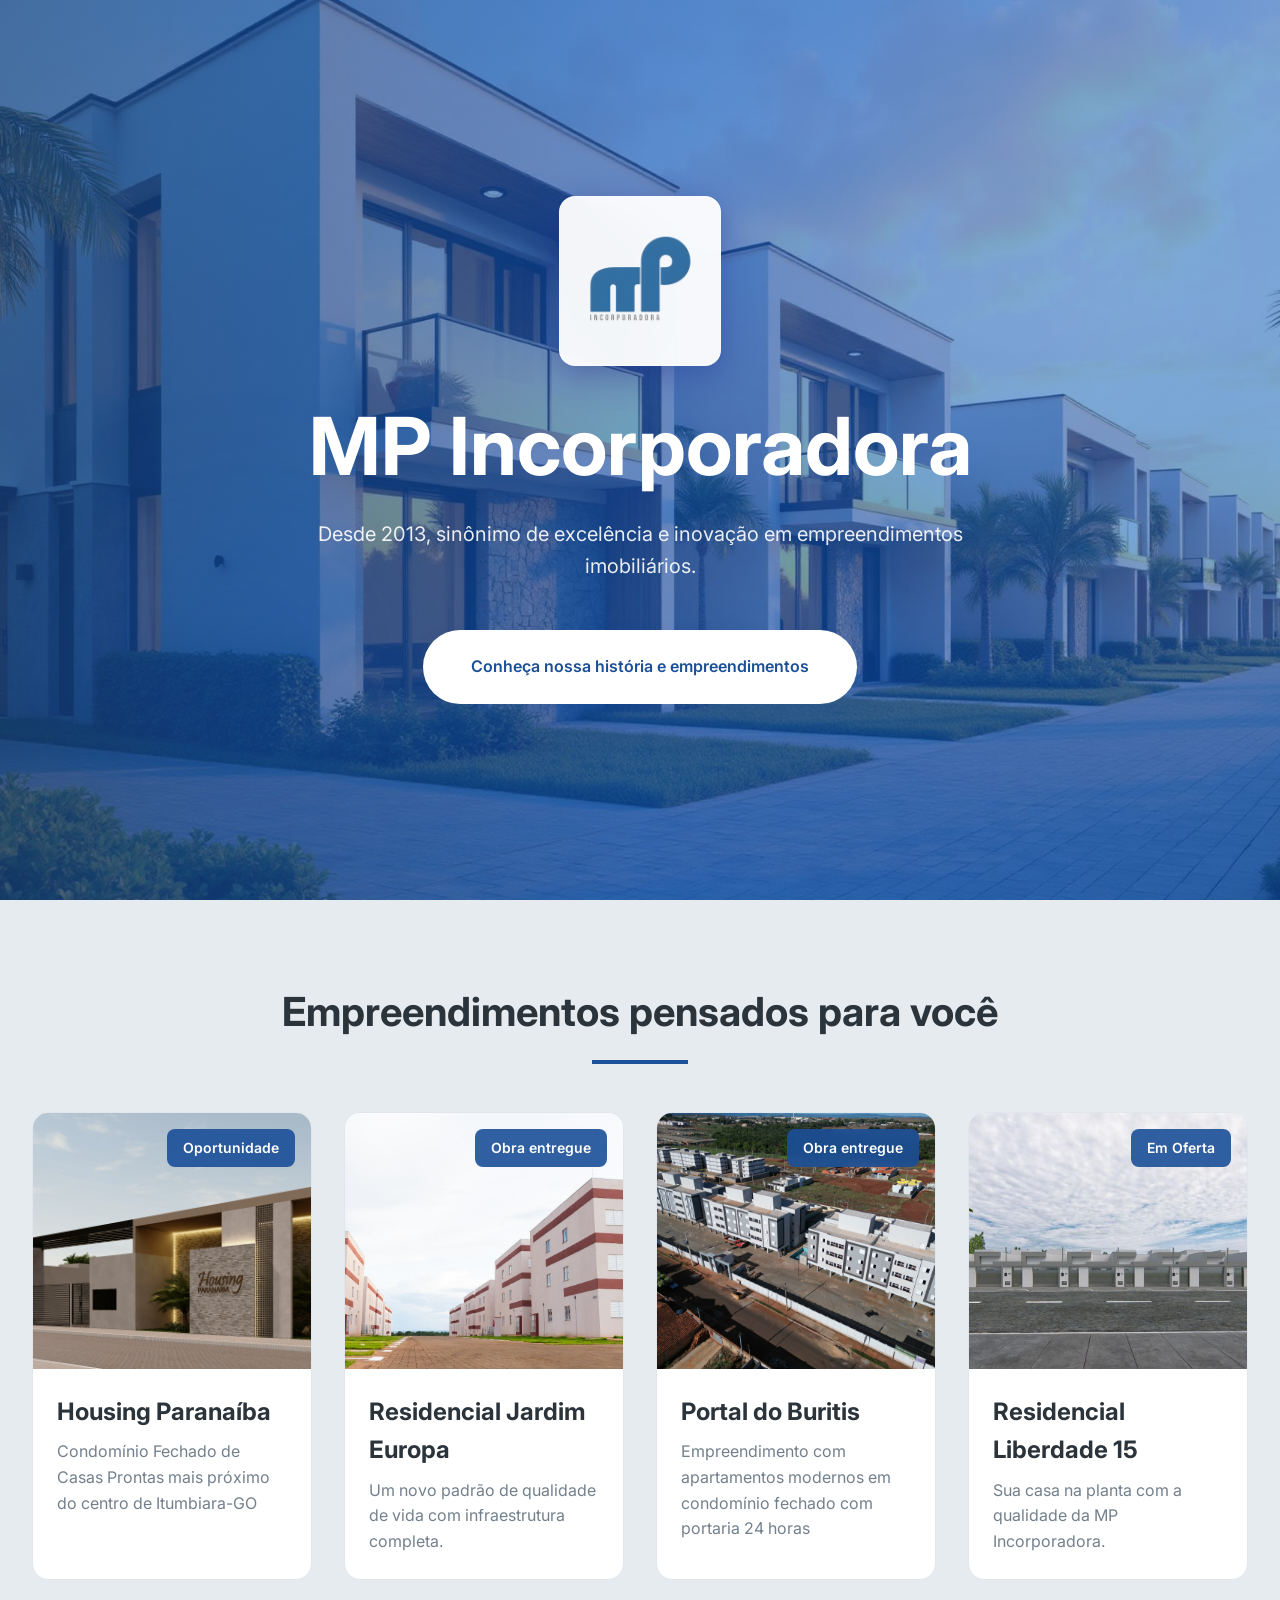
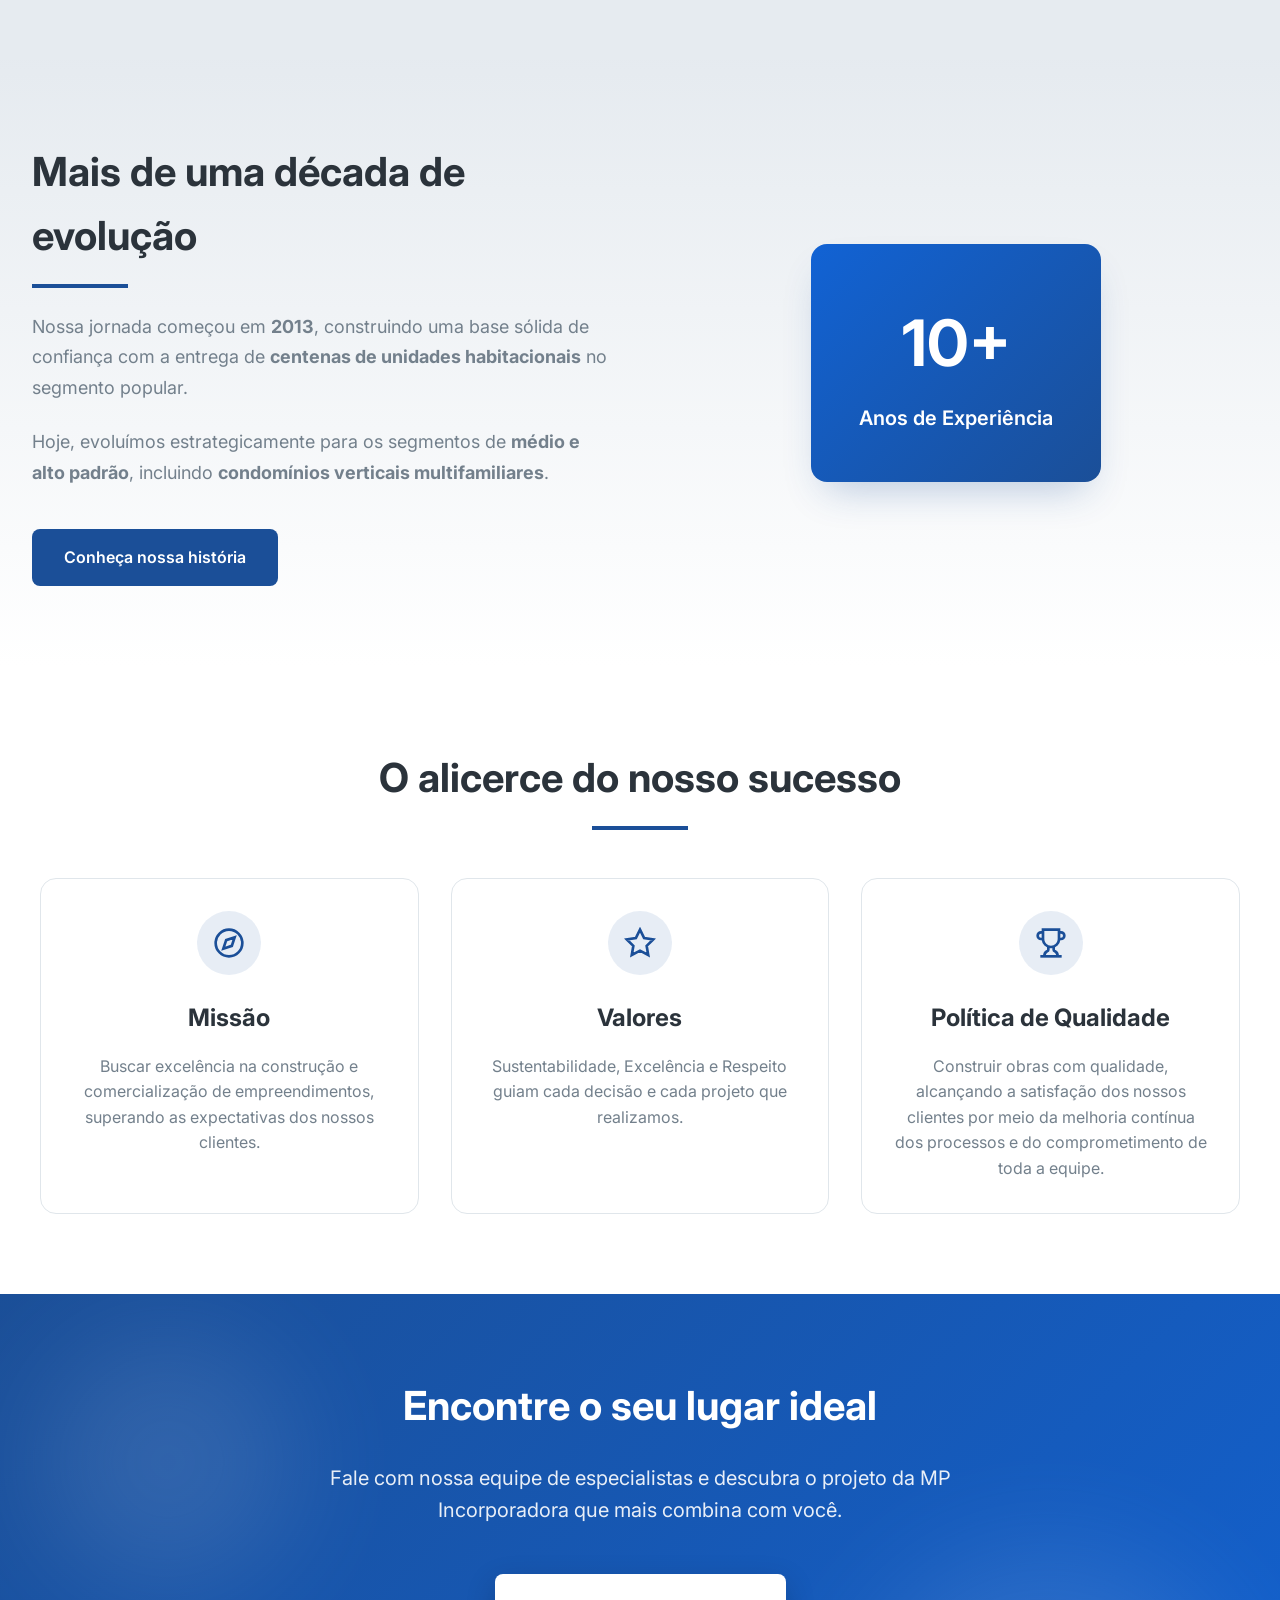
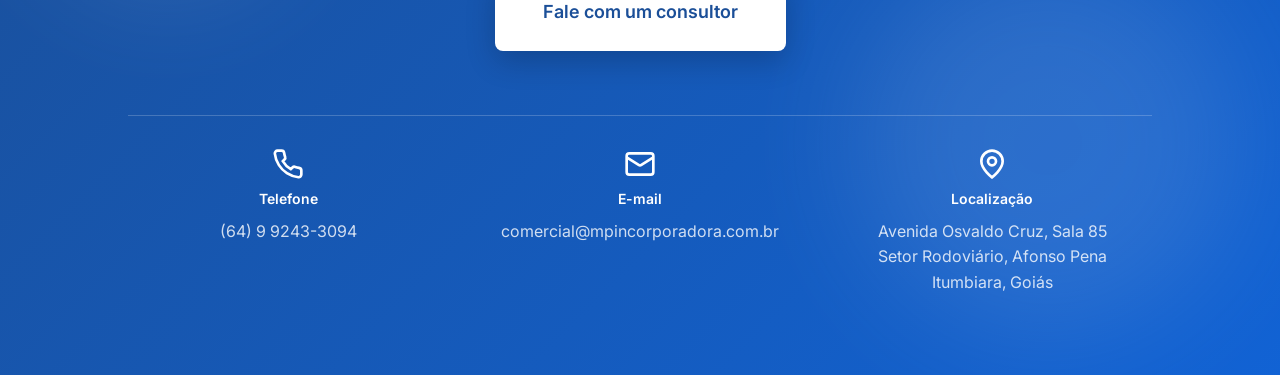
<file: index-export.html>
<!DOCTYPE html>
<html lang="pt-BR">
<head>
    <meta charset="UTF-8">
    <meta name="viewport" content="width=device-width, initial-scale=1.0">
    <meta name="description" content="MP Incorporadora - Desde 2013, sinônimo de excelência e inovação em empreendimentos imobiliários em Itumbiara-GO. Conheça nossos projetos residenciais de médio e alto padrão.">
    <meta name="keywords" content="MP Incorporadora, empreendimentos imobiliários, Itumbiara, Goiás, imóveis, apartamentos, casas, condomínio">
    <meta name="author" content="MP Incorporadora">
    <meta name="robots" content="index, follow">
    
    <title>MP Incorporadora - Empreendimentos Imobiliários em Itumbiara-GO</title>
    
    <!-- Open Graph -->
    <meta property="og:title" content="MP Incorporadora - Empreendimentos Imobiliários">
    <meta property="og:description" content="Desde 2013, sinônimo de excelência e inovação em empreendimentos imobiliários em Itumbiara-GO">
    <meta property="og:type" content="website">
    
    <!-- Google Fonts -->
    <link rel="preconnect" href="https://fonts.googleapis.com">
    <link rel="preconnect" href="https://fonts.gstatic.com" crossorigin>
    <link href="https://fonts.googleapis.com/css2?family=Inter:wght@300;400;500;600;700;800;900&display=swap" rel="stylesheet">
    
    <style>
        * {
            margin: 0;
            padding: 0;
            box-sizing: border-box;
        }

        :root {
            --background: hsl(0, 0%, 100%);
            --foreground: hsl(210, 15%, 20%);
            --card: hsl(0, 0%, 100%);
            --card-foreground: hsl(210, 15%, 20%);
            --primary: hsl(215, 70%, 35%);
            --primary-foreground: hsl(0, 0%, 100%);
            --secondary: hsl(210, 25%, 92%);
            --secondary-foreground: hsl(210, 15%, 20%);
            --muted: hsl(210, 20%, 96%);
            --muted-foreground: hsl(210, 10%, 50%);
            --accent: hsl(215, 85%, 45%);
            --accent-foreground: hsl(0, 0%, 100%);
            --border: hsl(210, 20%, 90%);
            --radius: 1rem;
        }

        body {
            font-family: 'Inter', -apple-system, BlinkMacSystemFont, 'Segoe UI', 'Roboto', 'Oxygen', 'Ubuntu', 'Cantarell', sans-serif;
            background: var(--background);
            color: var(--foreground);
            line-height: 1.6;
        }

        .container {
            max-width: 1280px;
            margin: 0 auto;
            padding: 0 1rem;
        }

        /* Hero Section */
        .hero-section {
            position: relative;
            min-height: 100vh;
            display: flex;
            align-items: center;
            justify-content: center;
            overflow: hidden;
        }

        .hero-background {
            position: absolute;
            inset: 0;
            z-index: 0;
        }

        .hero-background img {
            width: 100%;
            height: 100%;
            object-fit: cover;
            object-position: center;
        }

        .hero-overlay {
            position: absolute;
            inset: 0;
            background: linear-gradient(to right, 
                hsla(215, 70%, 35%, 0.65),
                hsla(215, 85%, 45%, 0.60),
                hsla(215, 85%, 45%, 0.55));
        }

        .hero-decorative {
            position: absolute;
            inset: 0;
            overflow: hidden;
            pointer-events: none;
        }

        .hero-decorative-circle-1 {
            position: absolute;
            top: 5rem;
            right: 5rem;
            width: 24rem;
            height: 24rem;
            background: rgba(255, 255, 255, 0.05);
            border-radius: 50%;
            filter: blur(60px);
        }

        .hero-decorative-circle-2 {
            position: absolute;
            bottom: 5rem;
            left: 5rem;
            width: 20rem;
            height: 20rem;
            background: hsla(215, 85%, 45%, 0.1);
            border-radius: 50%;
            filter: blur(60px);
        }

        .hero-content {
            position: relative;
            z-index: 10;
            padding: 4rem 1rem;
            text-align: center;
            max-width: 64rem;
            margin: 0 auto;
        }

        .logo-container {
            margin-bottom: 2rem;
            display: flex;
            justify-content: center;
        }

        .logo-card {
            background: rgba(255, 255, 255, 0.95);
            backdrop-filter: blur(20px);
            padding: 1rem;
            border-radius: 1rem;
            border: 1px solid rgba(255, 255, 255, 0.3);
            box-shadow: 0 8px 32px 0 rgba(31, 38, 135, 0.37);
        }

        .hero-logo {
            height: 5rem;
            width: auto;
            object-fit: contain;
        }

        .hero-title {
            font-size: 3rem;
            font-weight: 700;
            color: white;
            margin-bottom: 1.5rem;
            line-height: 1.2;
        }

        .hero-subtitle {
            font-size: 1.25rem;
            color: rgba(255, 255, 255, 0.9);
            margin-bottom: 3rem;
            max-width: 42rem;
            margin-left: auto;
            margin-right: auto;
        }

        .hero-button {
            display: inline-block;
            padding: 1.5rem 3rem;
            background: white;
            color: var(--primary);
            font-size: 1rem;
            font-weight: 600;
            border-radius: 9999px;
            text-decoration: none;
            transition: all 0.3s ease;
            box-shadow: 0 20px 40px -15px hsla(215, 70%, 35%, 0.3);
        }

        .hero-button:hover {
            transform: scale(1.05);
            background: rgba(255, 255, 255, 0.9);
        }

        /* Projects Section */
        .projects-section {
            padding: 5rem 1rem;
            background: var(--secondary);
        }

        .section-header {
            text-align: center;
            margin-bottom: 3rem;
        }

        .section-title {
            font-size: 2.5rem;
            font-weight: 700;
            color: var(--foreground);
            margin-bottom: 1rem;
        }

        .section-divider {
            width: 6rem;
            height: 0.25rem;
            background: var(--primary);
            margin: 0 auto;
        }

        .projects-grid {
            display: grid;
            grid-template-columns: repeat(auto-fit, minmax(280px, 1fr));
            gap: 2rem;
            max-width: 90rem;
            margin: 0 auto;
        }

        .project-card {
            background: var(--card);
            border: 1px solid var(--border);
            border-radius: 1rem;
            overflow: hidden;
            transition: all 0.3s ease;
        }

        .project-card:hover {
            transform: translateY(-0.5rem);
            box-shadow: 0 20px 40px -15px hsla(215, 70%, 35%, 0.3);
        }

        .project-image-container {
            position: relative;
            height: 16rem;
            overflow: hidden;
        }

        .project-image {
            width: 100%;
            height: 100%;
            object-fit: cover;
        }

        .project-badge {
            position: absolute;
            top: 1rem;
            right: 1rem;
            background: hsla(215, 70%, 35%, 0.9);
            color: white;
            padding: 0.5rem 1rem;
            border-radius: 0.5rem;
            font-size: 0.875rem;
            font-weight: 600;
            backdrop-filter: blur(4px);
        }

        .project-content {
            padding: 1.5rem;
        }

        .project-title {
            font-size: 1.5rem;
            font-weight: 700;
            color: var(--foreground);
            margin-bottom: 0.5rem;
        }

        .project-title a {
            color: var(--foreground);
            text-decoration: none;
            transition: color 0.3s ease;
        }

        .project-title a:hover {
            color: var(--primary);
        }

        .project-description {
            font-size: 1rem;
            color: var(--muted-foreground);
        }

        /* Journey Section */
        .journey-section {
            padding: 5rem 1rem;
            background: linear-gradient(to bottom, var(--secondary), var(--background));
        }

        .journey-container {
            max-width: 80rem;
            margin: 0 auto;
        }

        .journey-grid {
            display: grid;
            grid-template-columns: 1fr;
            gap: 3rem;
            align-items: center;
        }

        .journey-badge-container {
            display: flex;
            justify-content: center;
        }

        .journey-badge {
            background: linear-gradient(135deg, var(--accent), var(--primary));
            color: white;
            border-radius: 1rem;
            padding: 3rem;
            text-align: center;
            box-shadow: 0 20px 40px -15px hsla(215, 70%, 35%, 0.3);
        }

        .journey-years {
            font-size: 4rem;
            font-weight: 700;
            margin-bottom: 0.5rem;
        }

        .journey-experience {
            font-size: 1.25rem;
            font-weight: 600;
        }

        .journey-content {
            display: flex;
            flex-direction: column;
            gap: 1.5rem;
        }

        .journey-text {
            font-size: 1.125rem;
            color: var(--muted-foreground);
            line-height: 1.7;
        }

        .journey-button {
            display: inline-block;
            padding: 1rem 2rem;
            background: var(--primary);
            color: white;
            font-size: 1rem;
            font-weight: 600;
            border-radius: 0.5rem;
            text-decoration: none;
            transition: all 0.3s ease;
            align-self: flex-start;
        }

        .journey-button:hover {
            background: var(--accent);
        }

        /* Commitment Section */
        .commitment-section {
            padding: 5rem 1rem;
            background: var(--background);
        }

        .commitment-grid {
            display: grid;
            grid-template-columns: repeat(auto-fit, minmax(280px, 1fr));
            gap: 2rem;
            max-width: 75rem;
            margin: 0 auto;
        }

        .commitment-card {
            padding: 2rem;
            background: var(--card);
            border: 1px solid var(--border);
            border-radius: 1rem;
            text-align: center;
            transition: all 0.3s ease;
        }

        .commitment-card:hover {
            border-color: var(--primary);
            box-shadow: 0 20px 40px -15px hsla(215, 70%, 35%, 0.3);
        }

        .commitment-icon {
            width: 4rem;
            height: 4rem;
            background: hsla(215, 70%, 35%, 0.1);
            border-radius: 50%;
            display: flex;
            align-items: center;
            justify-content: center;
            margin: 0 auto 1.5rem;
            transition: background 0.3s ease;
        }

        .commitment-card:hover .commitment-icon {
            background: hsla(215, 70%, 35%, 0.2);
        }

        .commitment-icon svg {
            width: 2rem;
            height: 2rem;
            stroke: var(--primary);
            fill: none;
            stroke-width: 2;
        }

        .commitment-title {
            font-size: 1.5rem;
            font-weight: 700;
            color: var(--foreground);
            margin-bottom: 1rem;
        }

        .commitment-description {
            font-size: 1rem;
            color: var(--muted-foreground);
            line-height: 1.6;
        }

        /* CTA Section */
        .cta-section {
            padding: 5rem 1rem;
            background: linear-gradient(135deg, var(--primary), var(--accent));
            color: white;
            position: relative;
            overflow: hidden;
        }

        .cta-decorative {
            position: absolute;
            inset: 0;
            opacity: 0.1;
        }

        .cta-decorative-circle-1 {
            position: absolute;
            top: 2.5rem;
            left: 2.5rem;
            width: 16rem;
            height: 16rem;
            background: white;
            border-radius: 50%;
            filter: blur(60px);
        }

        .cta-decorative-circle-2 {
            position: absolute;
            bottom: 2.5rem;
            right: 2.5rem;
            width: 24rem;
            height: 24rem;
            background: white;
            border-radius: 50%;
            filter: blur(60px);
        }

        .cta-content {
            max-width: 64rem;
            margin: 0 auto;
            text-align: center;
            position: relative;
            z-index: 10;
        }

        .cta-header {
            margin-bottom: 3rem;
        }

        .cta-title {
            font-size: 2.5rem;
            font-weight: 700;
            margin-bottom: 1.5rem;
        }

        .cta-subtitle {
            font-size: 1.25rem;
            color: rgba(255, 255, 255, 0.9);
            max-width: 42rem;
            margin: 0 auto;
        }

        .cta-button-container {
            margin-bottom: 4rem;
        }

        .cta-button {
            display: inline-block;
            padding: 1.5rem 3rem;
            background: white;
            color: var(--primary);
            font-size: 1.125rem;
            font-weight: 600;
            border-radius: 0.5rem;
            text-decoration: none;
            transition: all 0.3s ease;
            box-shadow: 0 10px 30px rgba(0, 0, 0, 0.2);
        }

        .cta-button:hover {
            transform: scale(1.05);
        }

        .contact-info {
            display: grid;
            grid-template-columns: repeat(auto-fit, minmax(200px, 1fr));
            gap: 2rem;
            padding-top: 2rem;
            border-top: 1px solid rgba(255, 255, 255, 0.2);
        }

        .contact-item {
            display: flex;
            flex-direction: column;
            align-items: center;
            gap: 0.5rem;
        }

        .contact-icon {
            width: 2rem;
            height: 2rem;
            stroke: white;
            fill: none;
            stroke-width: 2;
        }

        .contact-label {
            font-size: 0.875rem;
            font-weight: 600;
        }

        .contact-value {
            font-size: 1rem;
            color: rgba(255, 255, 255, 0.8);
            text-decoration: none;
            transition: color 0.3s ease;
        }

        .contact-value:hover {
            color: white;
        }

        /* Responsive Design */
        @media (min-width: 640px) {
            .hero-logo {
                height: 6rem;
            }
            .hero-title {
                font-size: 4rem;
            }
        }

        @media (min-width: 1024px) {
            .hero-logo {
                height: 7rem;
            }
            .hero-title {
                font-size: 5rem;
            }
            .journey-grid {
                grid-template-columns: 1fr 1fr;
            }
            .journey-badge-container {
                order: 2;
            }
            .journey-content {
                order: 1;
            }
        }

        @media (min-width: 1280px) {
            .hero-logo {
                height: 8rem;
            }
        }
    </style>
</head>
<body>
    <main>
        <!-- Hero Section -->
        <section class="hero-section">
            <div class="hero-background">
                <img src="src/assets/hero-empreendimento.jpg" alt="Empreendimento MP Incorporadora">
                <div class="hero-overlay"></div>
            </div>
            
            <div class="hero-decorative">
                <div class="hero-decorative-circle-1"></div>
                <div class="hero-decorative-circle-2"></div>
            </div>

            <div class="hero-content">
                <div class="logo-container">
                    <div class="logo-card">
                        <img src="src/assets/logo-hd.png" alt="MP Incorporadora - Empreendimentos Imobiliários em Itumbiara-GO" class="hero-logo">
                    </div>
                </div>

                <h1 class="hero-title">MP Incorporadora</h1>

                <p class="hero-subtitle">
                    Desde 2013, sinônimo de excelência e inovação em empreendimentos imobiliários.
                </p>

                <a href="#empreendimentos" class="hero-button">
                    Conheça nossa história e empreendimentos
                </a>
            </div>
        </section>

        <!-- Projects Showcase Section -->
        <section id="empreendimentos" class="projects-section">
            <div class="container">
                <header class="section-header">
                    <h2 class="section-title">Empreendimentos pensados para você</h2>
                    <div class="section-divider"></div>
                </header>

                <div class="projects-grid">
                    <!-- Project 1: Housing Paranaíba -->
                    <article class="project-card">
                        <div class="project-image-container">
                            <a href="https://housingparanaiba.com.br" target="_blank" rel="noopener noreferrer">
                                <img src="src/assets/housing-paranaiba-entrance.jpg" alt="Imagem do empreendimento Housing Paranaíba em Itumbiara-GO" class="project-image">
                            </a>
                            <span class="project-badge">Oportunidade</span>
                        </div>
                        <div class="project-content">
                            <h3 class="project-title">
                                <a href="https://housingparanaiba.com.br" target="_blank" rel="noopener noreferrer">Housing Paranaíba</a>
                            </h3>
                            <p class="project-description">
                                Condomínio Fechado de Casas Prontas mais próximo do centro de Itumbiara-GO
                            </p>
                        </div>
                    </article>

                    <!-- Project 2: Residencial Jardim Europa -->
                    <article class="project-card">
                        <div class="project-image-container">
                            <img src="src/assets/residencial-jardim-europa.jpg" alt="Imagem do empreendimento Residencial Jardim Europa em Itumbiara-GO" class="project-image">
                            <span class="project-badge">Obra entregue</span>
                        </div>
                        <div class="project-content">
                            <h3 class="project-title">Residencial Jardim Europa</h3>
                            <p class="project-description">
                                Um novo padrão de qualidade de vida com infraestrutura completa.
                            </p>
                        </div>
                    </article>

                    <!-- Project 3: Portal do Buritis -->
                    <article class="project-card">
                        <div class="project-image-container">
                            <img src="src/assets/portal-do-buritis.jpg" alt="Imagem do empreendimento Portal do Buritis em Itumbiara-GO" class="project-image">
                            <span class="project-badge">Obra entregue</span>
                        </div>
                        <div class="project-content">
                            <h3 class="project-title">Portal do Buritis</h3>
                            <p class="project-description">
                                Empreendimento com apartamentos modernos em condomínio fechado com portaria 24 horas
                            </p>
                        </div>
                    </article>

                    <!-- Project 4: Residencial Liberdade 15 -->
                    <article class="project-card">
                        <div class="project-image-container">
                            <img src="src/assets/liberdade-15.jpg" alt="Imagem do empreendimento Residencial Liberdade 15 em Itumbiara-GO" class="project-image">
                            <span class="project-badge">Em Oferta</span>
                        </div>
                        <div class="project-content">
                            <h3 class="project-title">Residencial Liberdade 15</h3>
                            <p class="project-description">
                                Sua casa na planta com a qualidade da MP Incorporadora.
                            </p>
                        </div>
                    </article>
                </div>
            </div>
        </section>

        <!-- Journey Section -->
        <section class="journey-section">
            <div class="container">
                <div class="journey-container">
                    <div class="journey-grid">
                        <div class="journey-badge-container">
                            <div class="journey-badge">
                                <div class="journey-years">10+</div>
                                <div class="journey-experience">Anos de Experiência</div>
                            </div>
                        </div>

                        <div class="journey-content">
                            <header>
                                <h2 class="section-title" style="text-align: left;">Mais de uma década de evolução</h2>
                                <div class="section-divider" style="margin-left: 0;"></div>
                            </header>

                            <p class="journey-text">
                                Nossa jornada começou em <strong>2013</strong>, construindo uma base sólida de confiança 
                                com a entrega de <strong>centenas de unidades habitacionais</strong> no segmento popular.
                            </p>

                            <p class="journey-text">
                                Hoje, evoluímos estrategicamente para os segmentos de <strong>médio e alto padrão</strong>, 
                                incluindo <strong>condomínios verticais multifamiliares</strong>.
                            </p>

                            <div style="padding-top: 1rem;">
                                <a href="/nossa-historia" class="journey-button">
                                    Conheça nossa história
                                </a>
                            </div>
                        </div>
                    </div>
                </div>
            </div>
        </section>

        <!-- Commitment Section -->
        <section class="commitment-section">
            <div class="container">
                <header class="section-header">
                    <h2 class="section-title">O alicerce do nosso sucesso</h2>
                    <div class="section-divider"></div>
                </header>

                <div class="commitment-grid">
                    <!-- Mission -->
                    <article class="commitment-card">
                        <div class="commitment-icon">
                            <svg xmlns="http://www.w3.org/2000/svg" viewBox="0 0 24 24">
                                <circle cx="12" cy="12" r="10"/>
                                <polygon points="16.24 7.76 14.12 14.12 7.76 16.24 9.88 9.88 16.24 7.76"/>
                            </svg>
                        </div>
                        <h3 class="commitment-title">Missão</h3>
                        <p class="commitment-description">
                            Buscar excelência na construção e comercialização de empreendimentos, superando as expectativas dos nossos clientes.
                        </p>
                    </article>

                    <!-- Values -->
                    <article class="commitment-card">
                        <div class="commitment-icon">
                            <svg xmlns="http://www.w3.org/2000/svg" viewBox="0 0 24 24">
                                <polygon points="12 2 15.09 8.26 22 9.27 17 14.14 18.18 21.02 12 17.77 5.82 21.02 7 14.14 2 9.27 8.91 8.26 12 2"/>
                            </svg>
                        </div>
                        <h3 class="commitment-title">Valores</h3>
                        <p class="commitment-description">
                            Sustentabilidade, Excelência e Respeito guiam cada decisão e cada projeto que realizamos.
                        </p>
                    </article>

                    <!-- Quality Policy -->
                    <article class="commitment-card">
                        <div class="commitment-icon">
                            <svg xmlns="http://www.w3.org/2000/svg" viewBox="0 0 24 24">
                                <path d="M6 9H4.5a2.5 2.5 0 0 1 0-5H6"/>
                                <path d="M18 9h1.5a2.5 2.5 0 0 0 0-5H18"/>
                                <path d="M4 22h16"/>
                                <path d="M10 14.66V17c0 .55-.47.98-.97 1.21C7.85 18.75 7 20.24 7 22"/>
                                <path d="M14 14.66V17c0 .55.47.98.97 1.21C16.15 18.75 17 20.24 17 22"/>
                                <path d="M18 2H6v7a6 6 0 0 0 12 0V2Z"/>
                            </svg>
                        </div>
                        <h3 class="commitment-title">Política de Qualidade</h3>
                        <p class="commitment-description">
                            Construir obras com qualidade, alcançando a satisfação dos nossos clientes por meio da melhoria contínua dos processos e do comprometimento de toda a equipe.
                        </p>
                    </article>
                </div>
            </div>
        </section>

        <!-- Final CTA Section -->
        <section class="cta-section">
            <div class="cta-decorative">
                <div class="cta-decorative-circle-1"></div>
                <div class="cta-decorative-circle-2"></div>
            </div>

            <div class="container">
                <div class="cta-content">
                    <header class="cta-header">
                        <h2 class="cta-title">Encontre o seu lugar ideal</h2>
                        <p class="cta-subtitle">
                            Fale com nossa equipe de especialistas e descubra o projeto da MP Incorporadora 
                            que mais combina com você.
                        </p>
                    </header>

                    <div class="cta-button-container">
                        <a href="https://wa.me/5564992433094?text=Oi,%20vim%20do%20site%20da%20MP%20e%20quero%20conhecer%20os%20empreendimentos!" 
                           target="_blank" 
                           rel="noopener noreferrer"
                           class="cta-button">
                            Fale com um consultor
                        </a>
                    </div>

                    <footer class="contact-info">
                        <address class="contact-item" style="font-style: normal;">
                            <svg class="contact-icon" xmlns="http://www.w3.org/2000/svg" viewBox="0 0 24 24">
                                <path d="M22 16.92v3a2 2 0 0 1-2.18 2 19.79 19.79 0 0 1-8.63-3.07 19.5 19.5 0 0 1-6-6 19.79 19.79 0 0 1-3.07-8.67A2 2 0 0 1 4.11 2h3a2 2 0 0 1 2 1.72 12.84 12.84 0 0 0 .7 2.81 2 2 0 0 1-.45 2.11L8.09 9.91a16 16 0 0 0 6 6l1.27-1.27a2 2 0 0 1 2.11-.45 12.84 12.84 0 0 0 2.81.7A2 2 0 0 1 22 16.92z"/>
                            </svg>
                            <div class="contact-label">Telefone</div>
                            <a href="tel:+5564992433094" class="contact-value">(64) 9 9243-3094</a>
                        </address>

                        <address class="contact-item" style="font-style: normal;">
                            <svg class="contact-icon" xmlns="http://www.w3.org/2000/svg" viewBox="0 0 24 24">
                                <rect width="20" height="16" x="2" y="4" rx="2"/>
                                <path d="m22 7-8.97 5.7a1.94 1.94 0 0 1-2.06 0L2 7"/>
                            </svg>
                            <div class="contact-label">E-mail</div>
                            <a href="mailto:comercial@mpincorporadora.com.br" class="contact-value">comercial@mpincorporadora.com.br</a>
                        </address>

                        <address class="contact-item" style="font-style: normal;">
                            <svg class="contact-icon" xmlns="http://www.w3.org/2000/svg" viewBox="0 0 24 24">
                                <path d="M20 10c0 6-8 12-8 12s-8-6-8-12a8 8 0 0 1 16 0Z"/>
                                <circle cx="12" cy="10" r="3"/>
                            </svg>
                            <div class="contact-label">Localização</div>
                            <div class="contact-value" style="text-align: center;">
                                Avenida Osvaldo Cruz, Sala 85<br>
                                Setor Rodoviário, Afonso Pena<br>
                                Itumbiara, Goiás
                            </div>
                        </address>
                    </footer>
                </div>
            </div>
        </section>
    </main>

    <script>
        // Smooth scroll for anchor links
        document.querySelectorAll('a[href^="#"]').forEach(anchor => {
            anchor.addEventListener('click', function (e) {
                e.preventDefault();
                const target = document.querySelector(this.getAttribute('href'));
                if (target) {
                    target.scrollIntoView({
                        behavior: 'smooth',
                        block: 'start'
                    });
                }
            });
        });
    </script>
</body>
</html>
</file>
